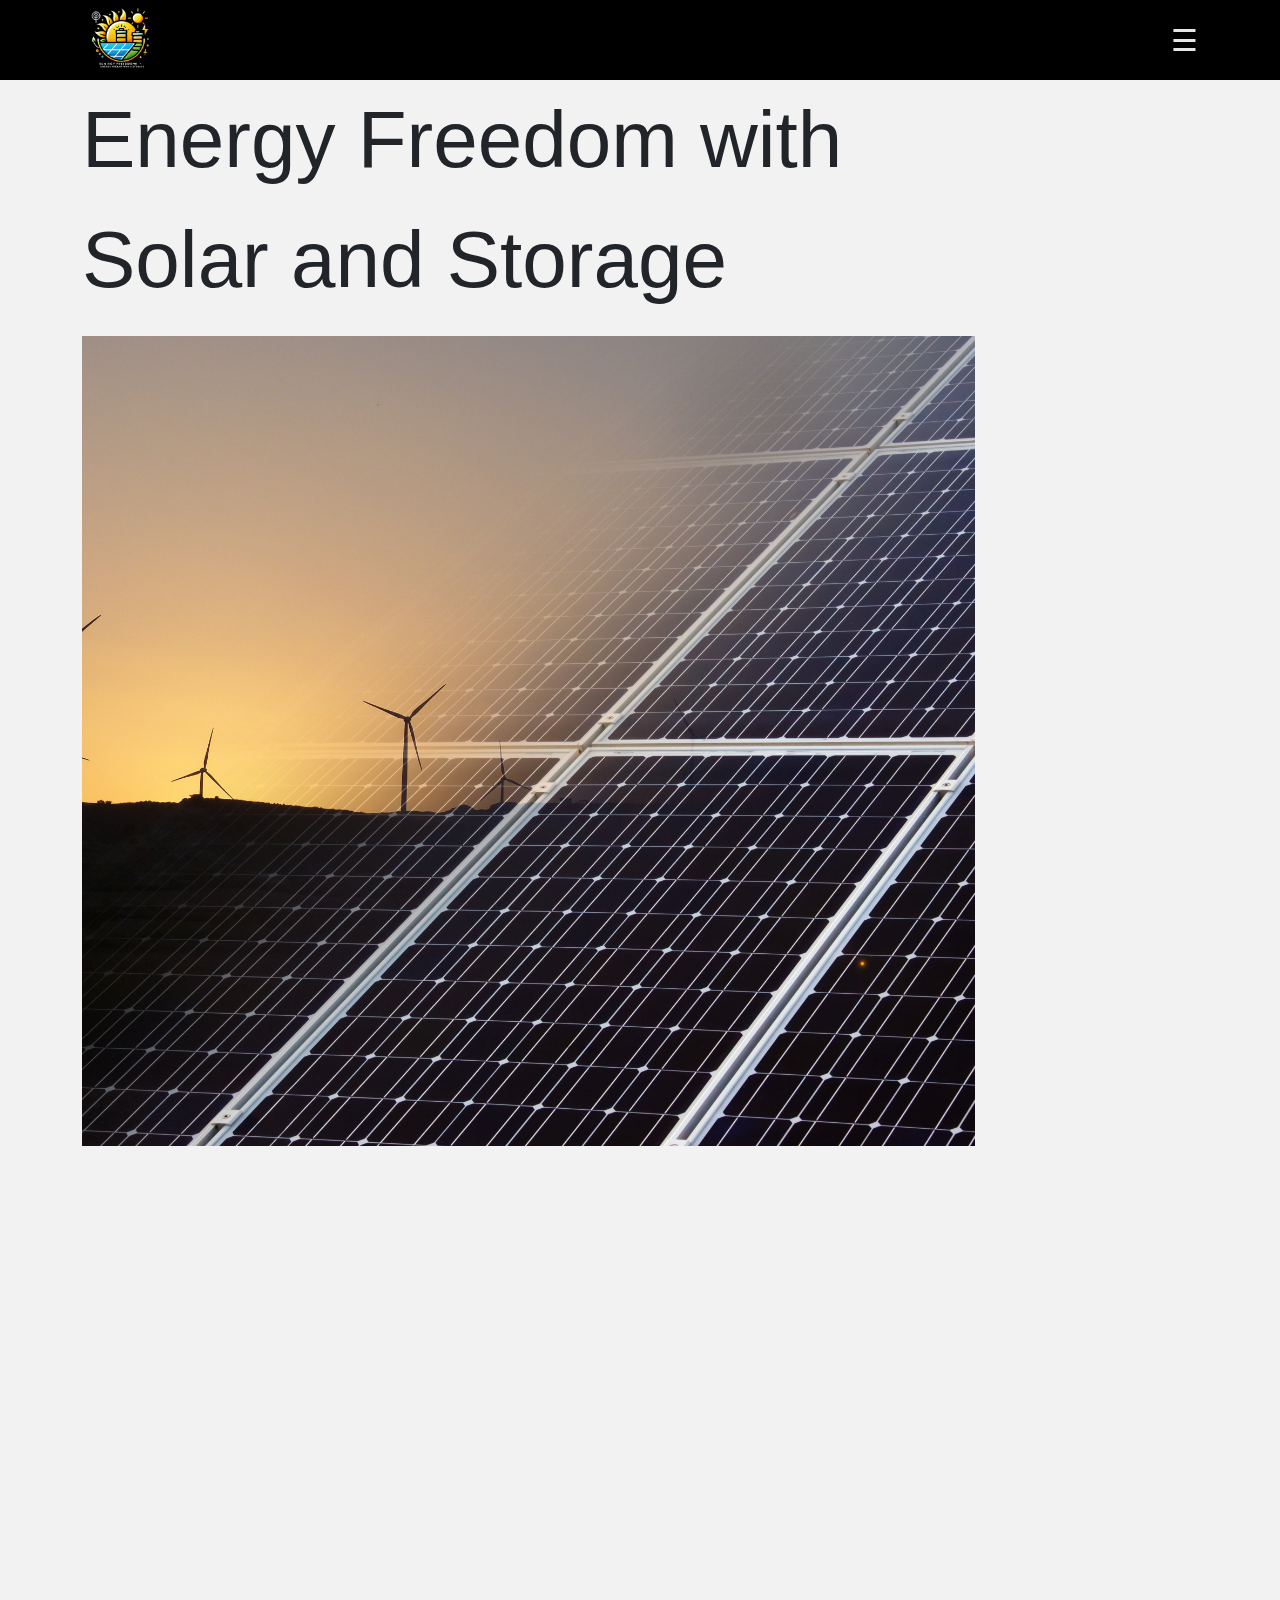
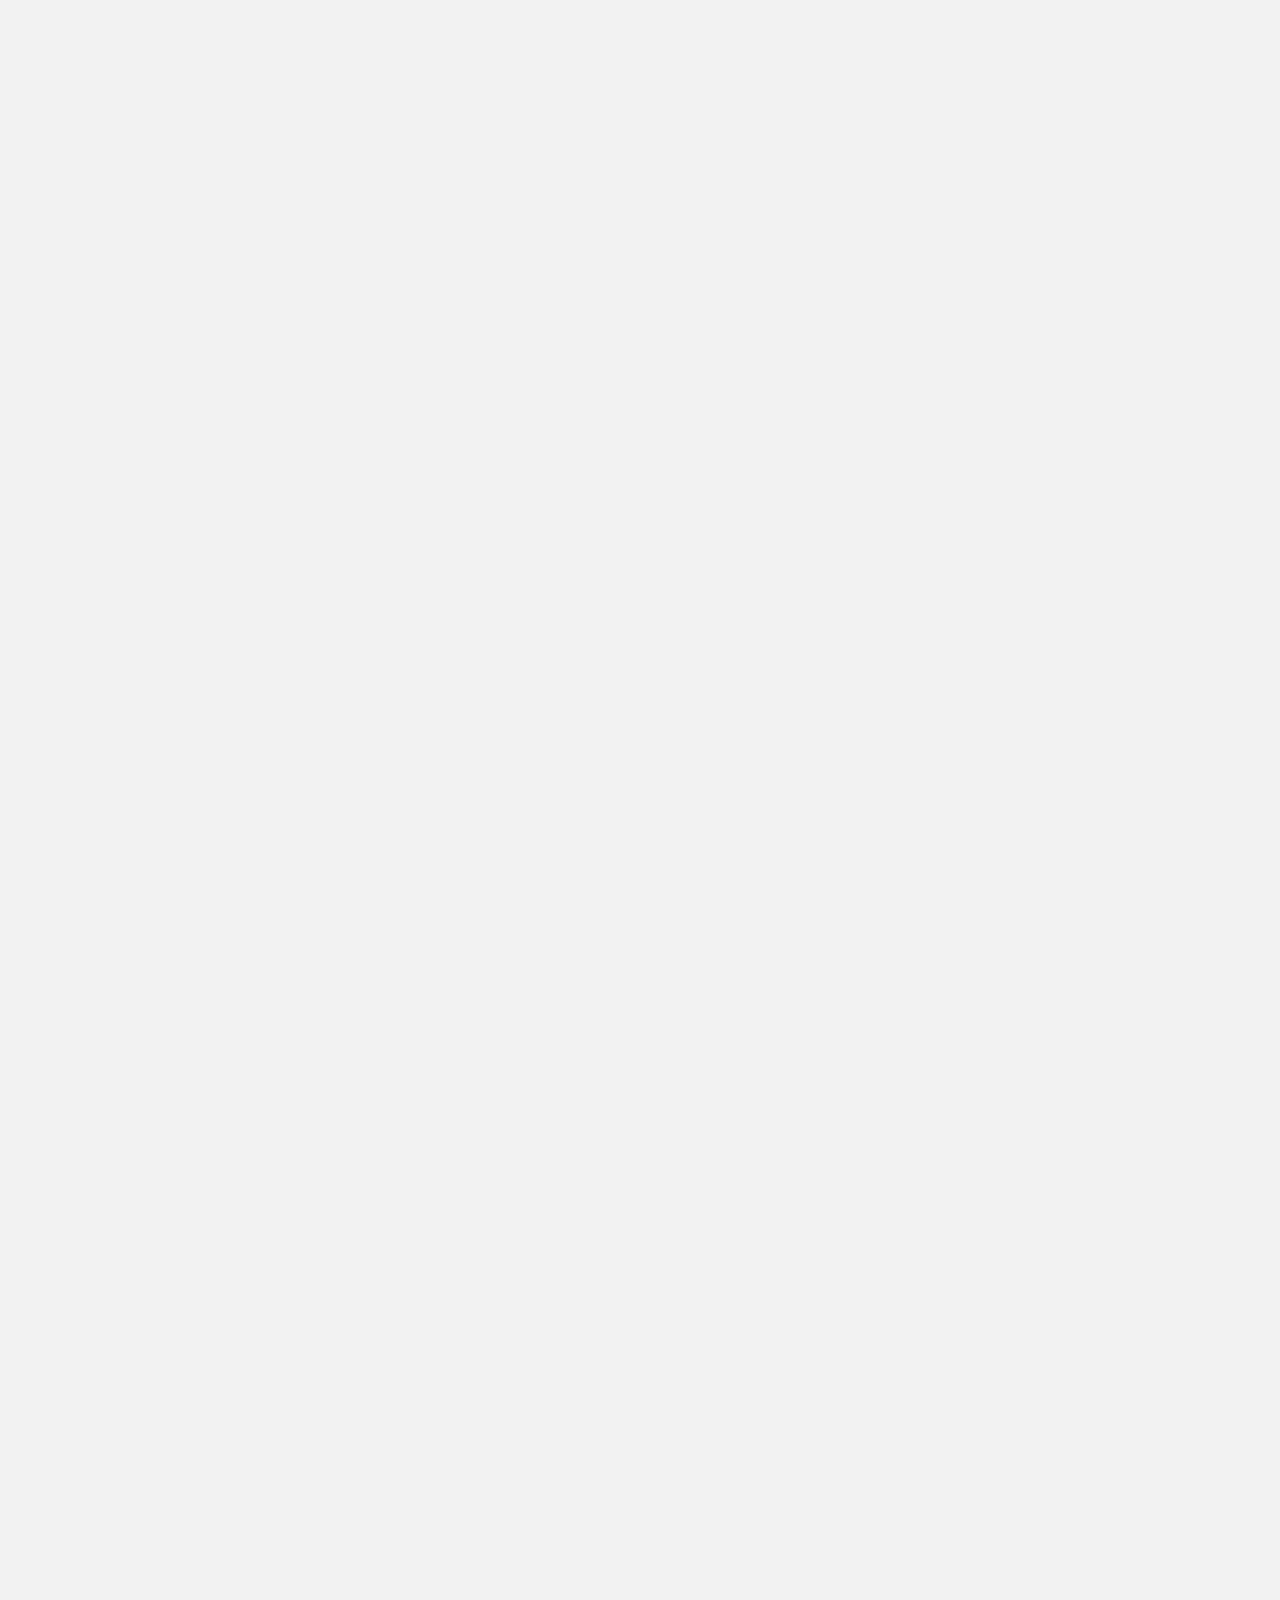
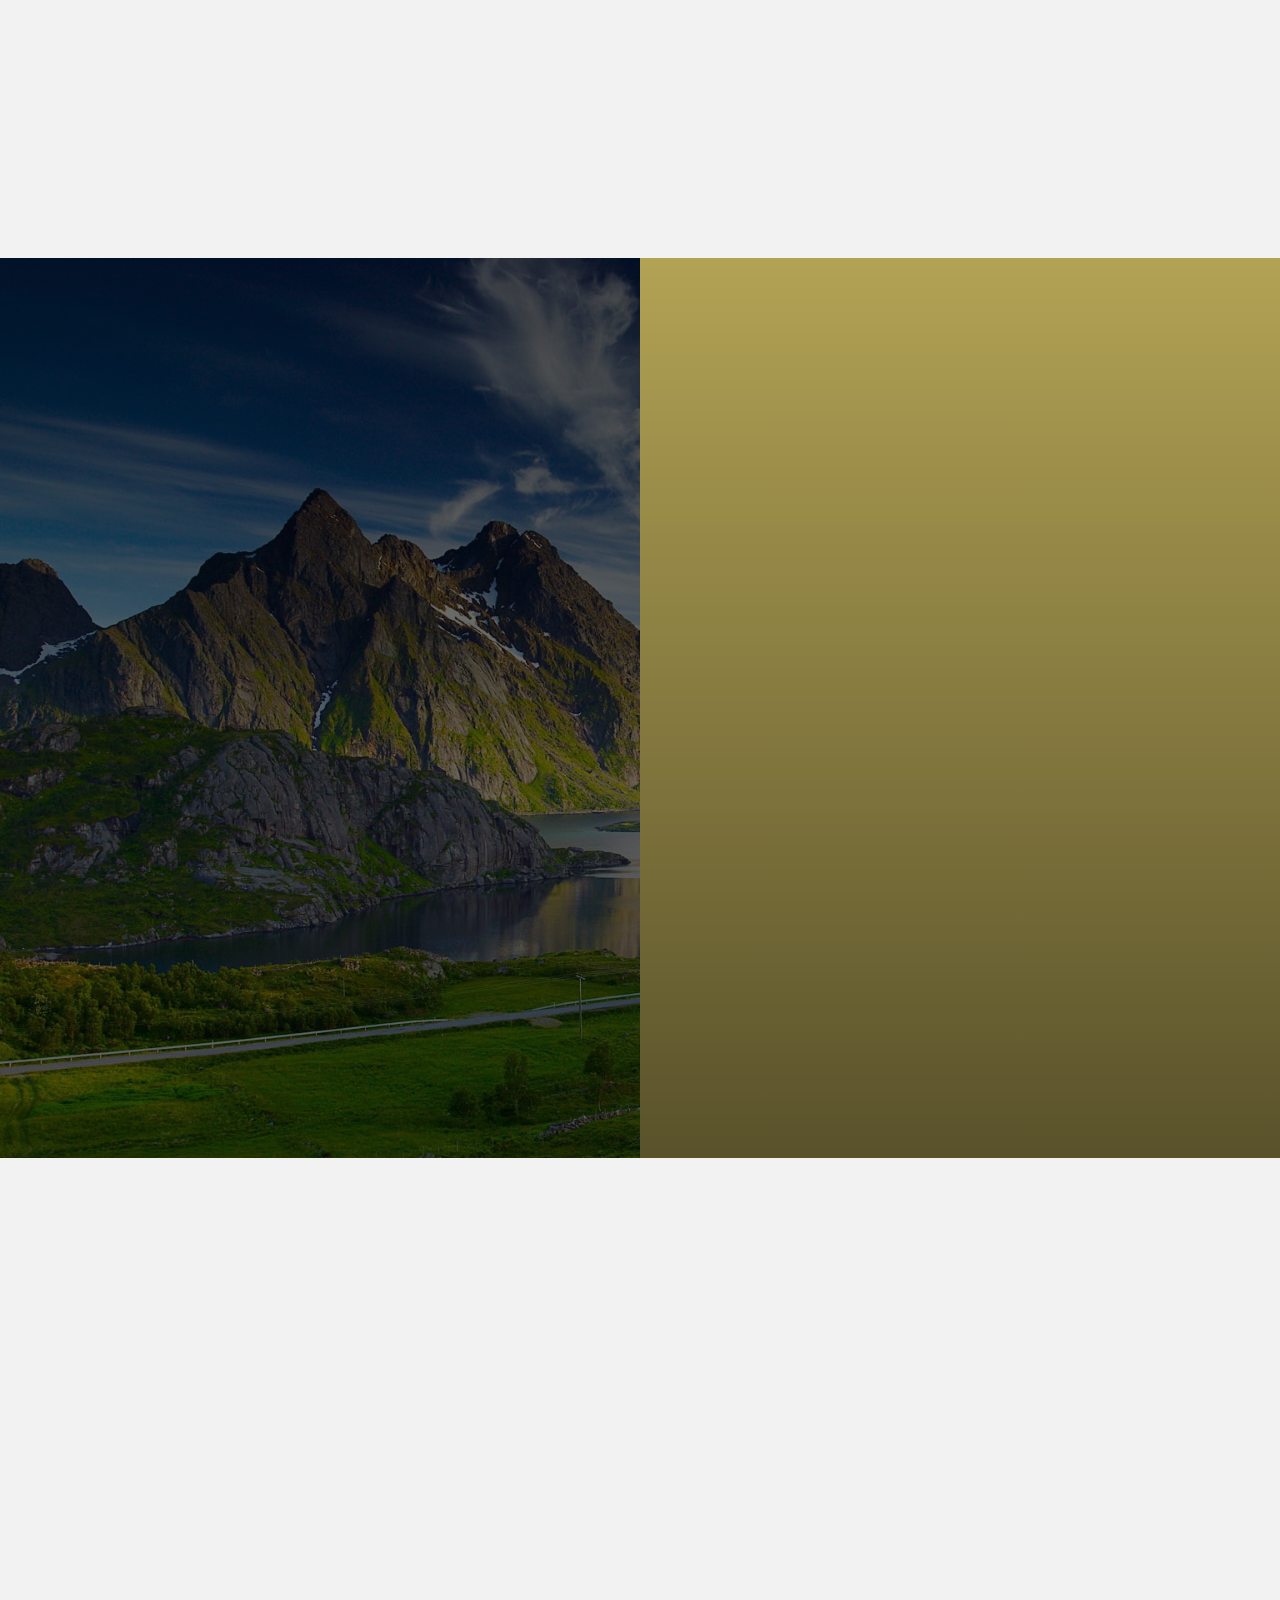
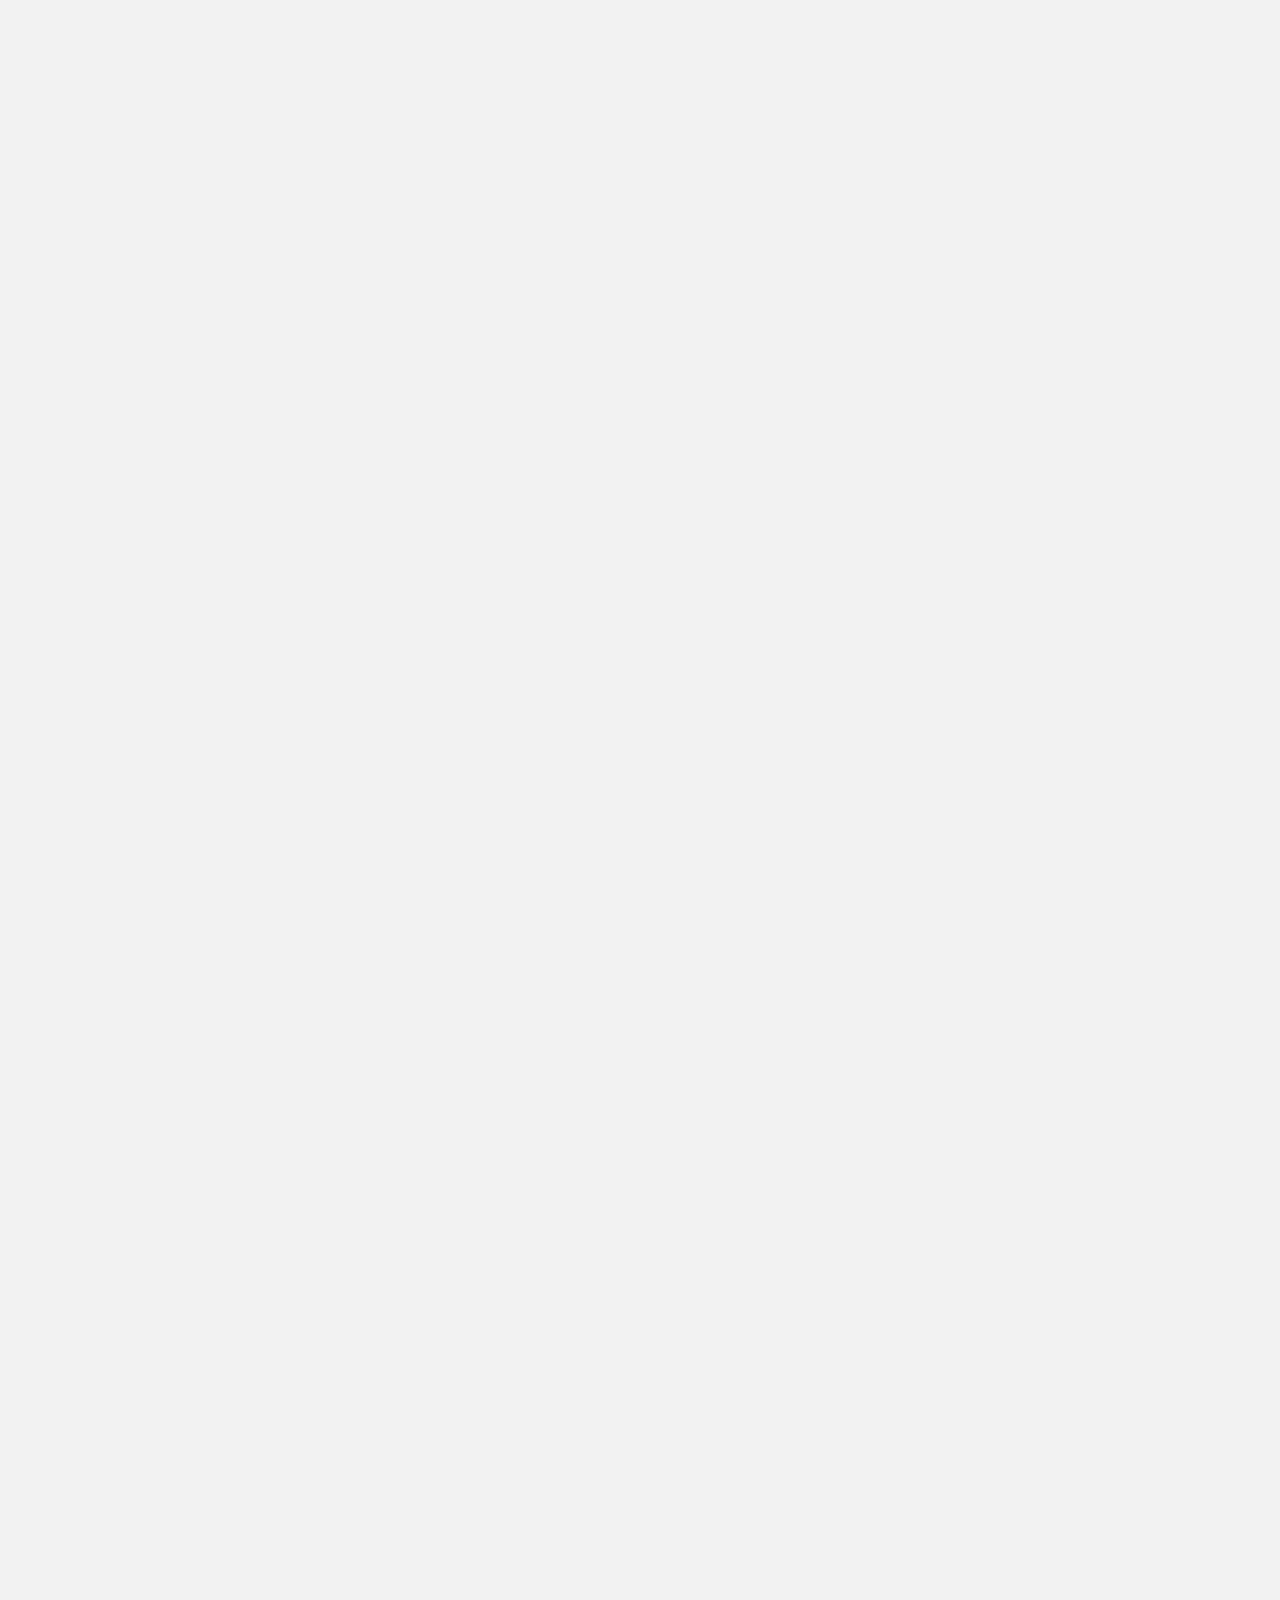
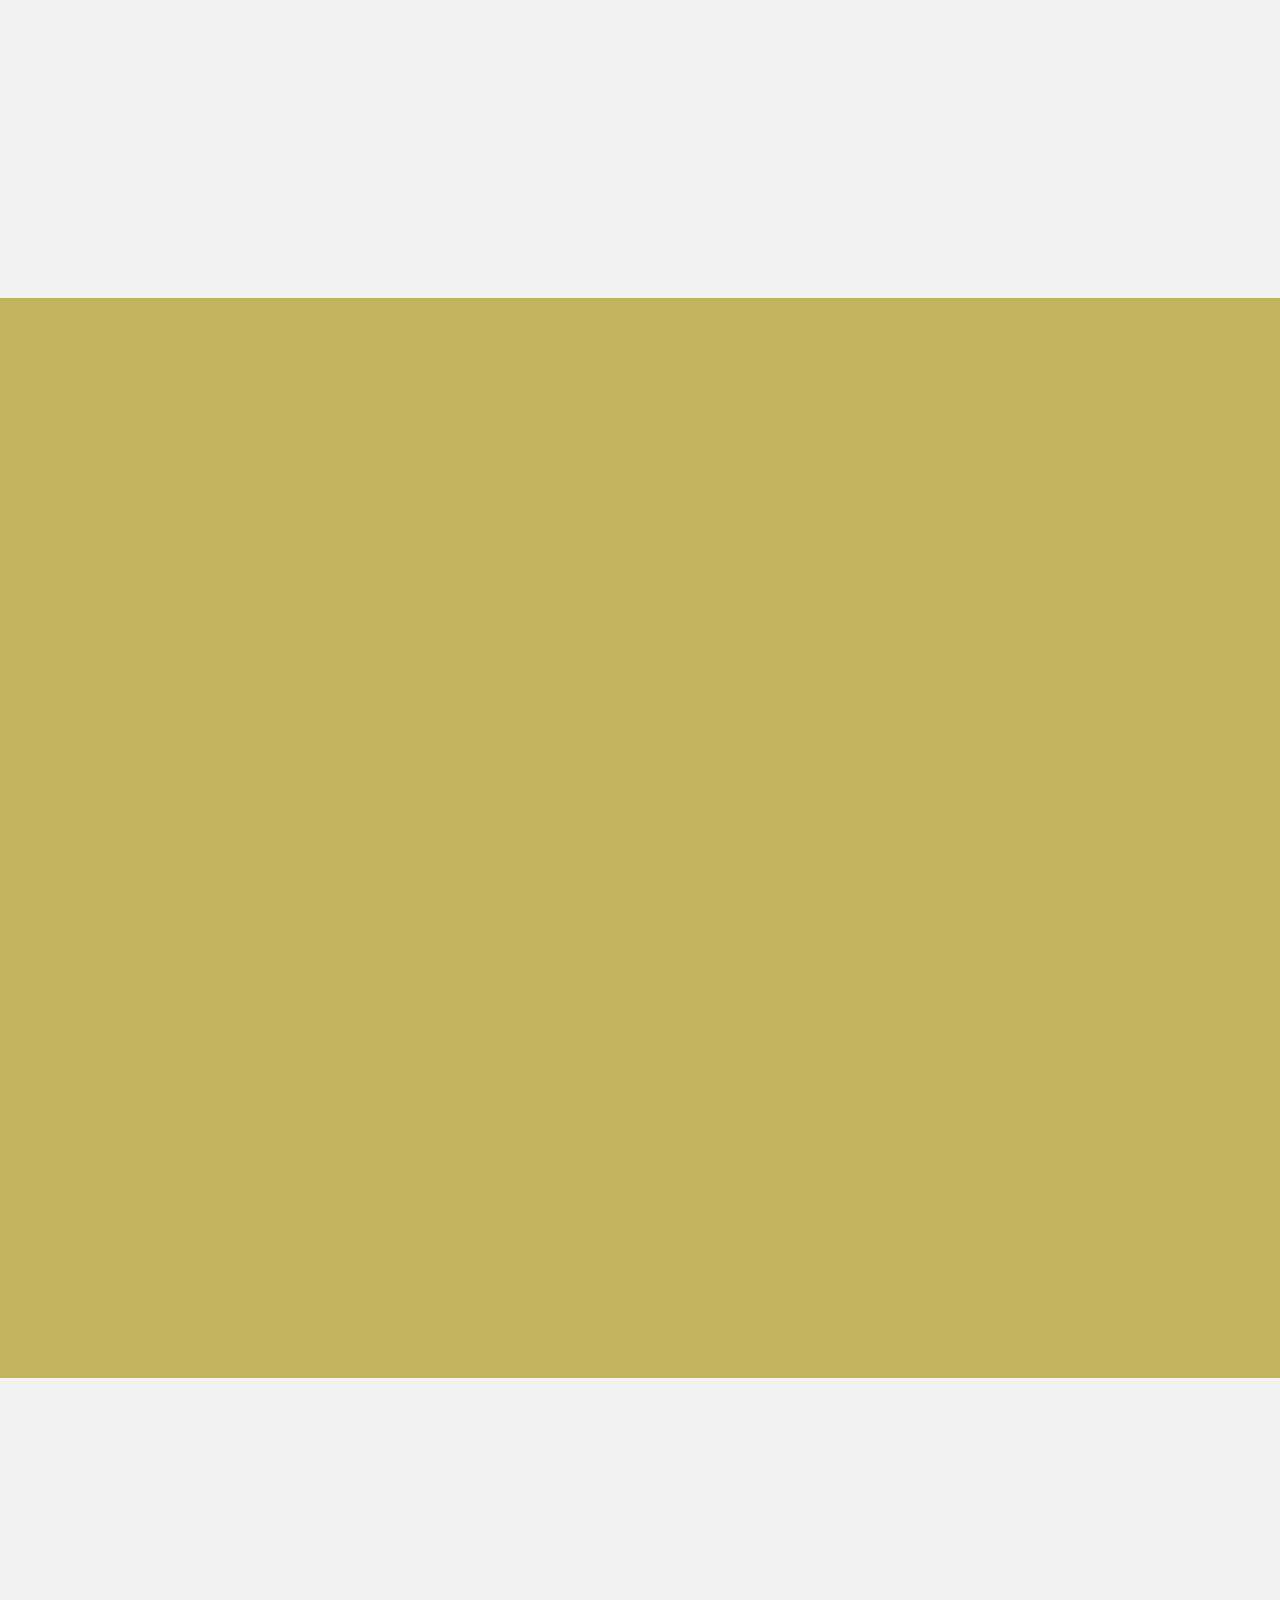
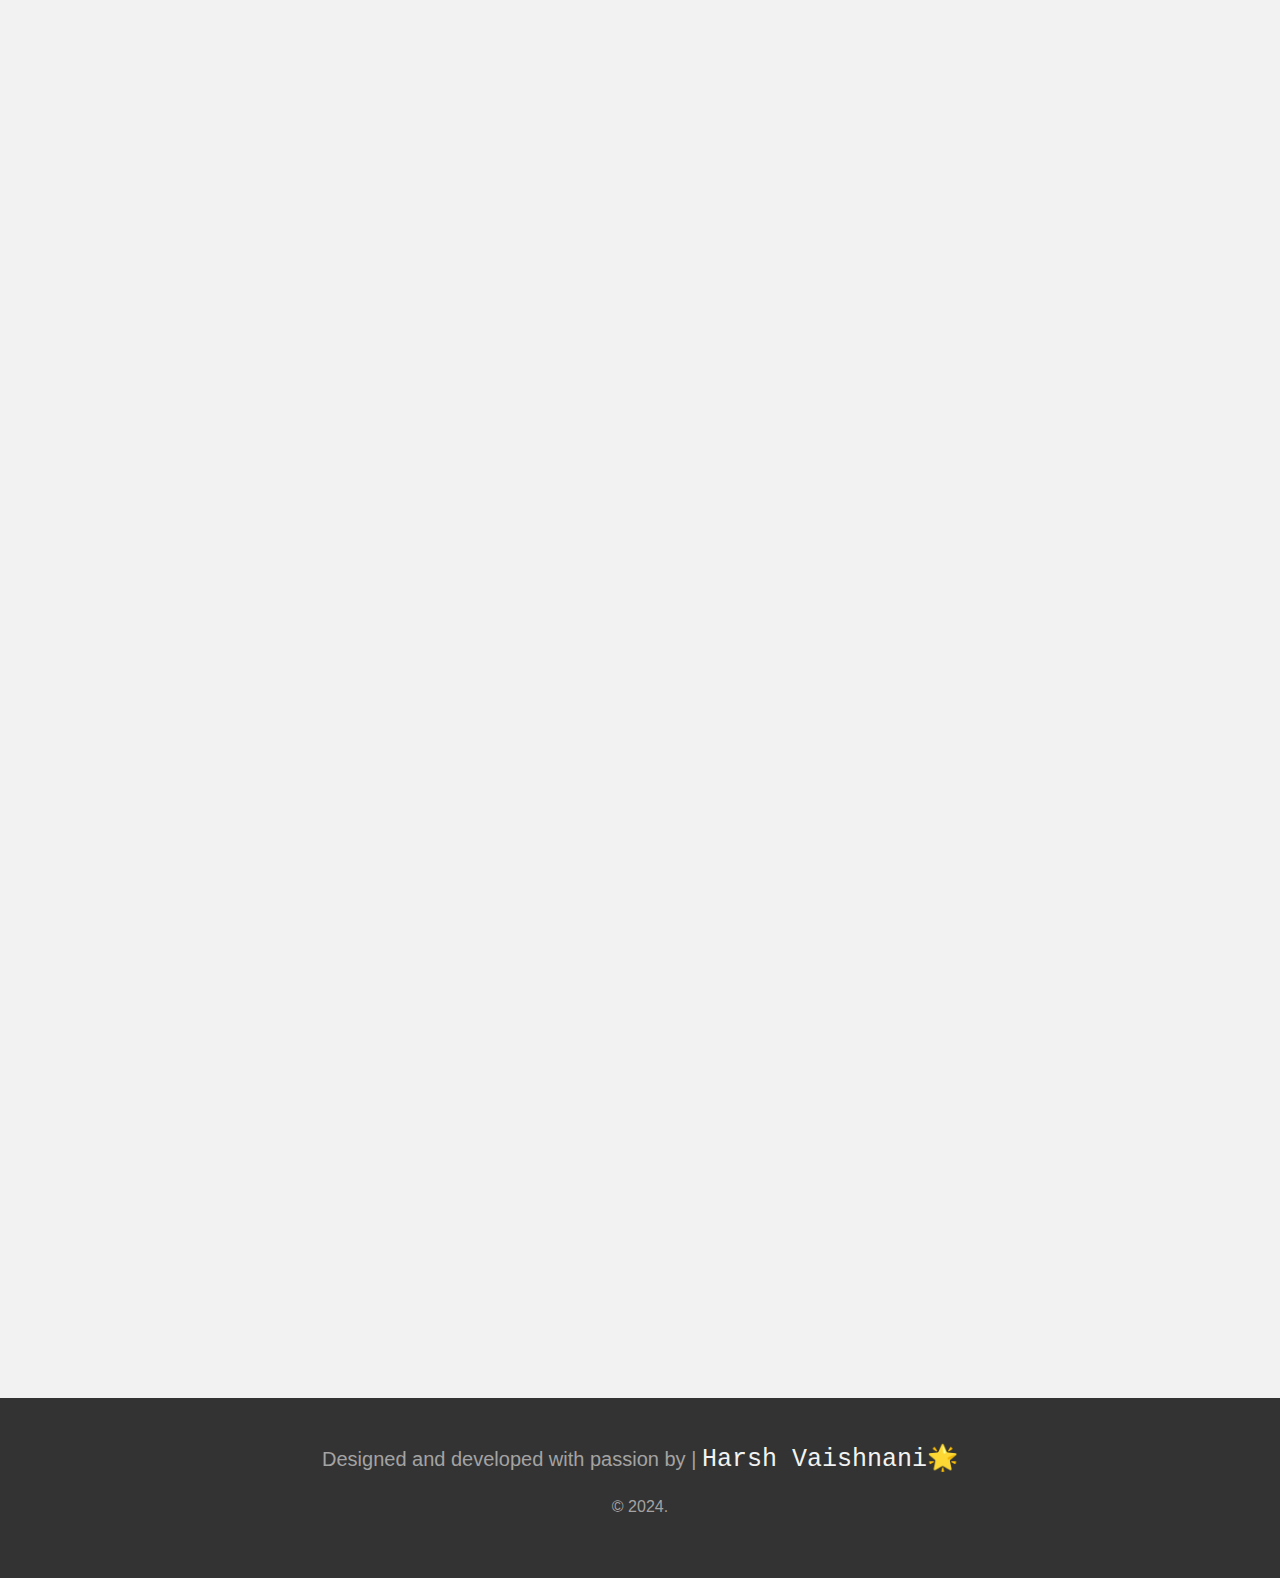
<file: Energy Freedom/index.html>
<!DOCTYPE html>
<html lang="en">

<head>
    <meta charset="UTF-8" />
    <meta name="viewport" content="width=device-width, initial-scale=1.0" />
    <title>Energy Freedom</title>
    <link rel="icon" type="image/x-icon" href="./Images/Logo.png" />
    <!-- Bootstrap CSS cdn Link -->
    <link href="https://cdn.jsdelivr.net/npm/bootstrap@5.3.3/dist/css/bootstrap.min.css" rel="stylesheet"
        integrity="sha384-QWTKZyjpPEjISv5WaRU9OFeRpok6YctnYmDr5pNlyT2bRjXh0JMhjY6hW+ALEwIH" crossorigin="anonymous" />
    <!-- External CSS Link -->
    <link rel="stylesheet" href="./CSS/index.css" />
    <link rel="stylesheet" href="./CSS/MediaQuery.css">
    <!-- Animation css link -->
    <link href="https://unpkg.com/aos@2.3.1/dist/aos.css" rel="stylesheet">

    <link rel="stylesheet" href="https://cdnjs.cloudflare.com/ajax/libs/animate.css/4.1.1/animate.min.css" />
</head>

<body>

    <header class="position-fixed w-100 overflow-hidden">
        <nav>
            <div class="header d-flex container justify-content-between">
                <div>
                    <img src="./Images/Logo.png" alt="" class="logo" />
                </div>
                <div class="main-offcanvas align-items-center d-grid">
                    <button type="button" data-bs-toggle="offcanvas" data-bs-target="#staticBackdrop"
                        aria-controls="staticBackdrop" fdprocessedid="izf72b">
                        ☰
                    </button>
                    <div class="offcanvas offcanvas-start canvas-bg-color" data-bs-backdrop="static" tabindex="-1"
                        id="staticBackdrop" aria-labelledby="staticBackdropLabel">
                        <div class="offcanvas-header">
                            <button type="button" class="btn-close canvas-cross" data-bs-dismiss="offcanvas"
                                aria-label="Close" fdprocessedid="8vcmz7"></button>
                        </div>
                        <div class="offcanvas-body">
                            <ul class="nav-ul p-0">
                                <li> <a href="">Home</a> </li>
                                <li> <a href="">Our Team</a> </li>
                                <li> <a href="">Our Projects</a> </li>
                                <li> <a href="">Landing</a> </li>
                            </ul>
                        </div>
                    </div>
                </div>
            </div>
        </nav>
    </header>
    <main>
        <!-- Hero-Section Start -->

        <section class="container hero-section overflow-hidden">
            <div class="main-headline " data-aos="fade-left" data-aos-duration="1500">
                <p>Energy Freedom with <br> Solar and Storage</p>
            </div>
            <div class="position-relative">
                <div class="hero" data-aos="fade-right" data-aos-duration="1500">
                    <img src="./Images/Hero-Img.jpg" alt="" width="70%" class="hero-img">
                </div>
                <div class="advantages">
                    <div class="position-absolute d-flex w-100 justify-content-end child-advantages"
                        data-aos="fade-down-left" data-aos-duration="1500">
                        <div class="advantages-card me-3" data-aos="flip-right" data-aos-duration="1500">
                            <div class="child-advantages-card m-auto">
                                <img src="./Images/Advantages-card-1.png" alt="" width="56px" height="56px">
                            </div>
                            <h5>Inverter <br> inspection</h5>
                        </div>
                        <div class="advantages-card me-3 ms-2" data-aos="flip-left" data-aos-duration="1500">
                            <div class="child-advantages-card m-auto">
                                <img src="./Images/Advantages-card-2.png" alt="" width="56px" height="56px">
                            </div>
                            <h5>Complete <br> Diagnostics</h5>
                        </div>
                        <div class="advantages-card me-3 ms-2" data-aos="flip-right" data-aos-duration="1500">
                            <div class="child-advantages-card m-auto">
                                <img src="./Images/advantages-card-3.png" alt="" width="56px" height="56px">
                            </div>
                            <h5>Expert Solar <br> Panel Repair</h5>
                        </div>
                        <div class="advantages-card ms-2" data-aos="flip-left" data-aos-duration="1500">
                            <div class="child-advantages-card m-auto">
                                <img src="./Images/advantages-card-4.png" alt="" width="56px" height="56px">
                            </div>
                            <h5>Updates & <br> Monitoring</h5>
                        </div>
                    </div>

                </div>
            </div>
        </section>
        <!-- Clean Energy Section Start -->
        <section class="clean-energy overflow-hidden">
            <div class="container d-flex position-relative">
                <div class="clean-first align-items-center d-grid position-absolute" data-aos="fade-right"
                    data-aos-duration="1500">
                    <h2 data-aos="fade-right" data-aos-duration="1500">Clean Energy</h2>
                    <p data-aos="fade-right" data-aos-duration="1500">Duis aute irure dolor in reprehenderit in
                        voluptate velit esse cillum dolore eu fugiat nulla
                        pariatur. Excepteur sint occaecat cupidatat non proident</p>
                    <div class="clean-btn m-auto" data-aos="fade-right" data-aos-duration="1500">
                        <a href="" class=" text-decoration-none">LEARN MORE</a>
                    </div>
                </div>
                <div class="clean-second position-absolute" data-aos="zoom-out-down" data-aos-duration="1500">
                    <img src="./Images/enery.jpg" alt="">
                </div>
                <div class="clean-third" data-aos="fade-right" data-aos-duration="1500">

                </div>
            </div>
        </section>
        <!-- ABC Energy Section Start -->
        <section class="container abc-energy align-items-center d-grid">
            <div class="d-flex justify-content-between text-center enengy-parent-card">
                <div class="blog-card" data-aos="fade-up" data-aos-duration="1500">
                    <h1 data-aos="fade-up" data-aos-duration="1500">A</h1>
                    <h4 class="mt-3" data-aos="fade-up" data-aos-duration="1500">Renewable Energy Source</h4>
                    <p class="mt-3 pb-3" data-aos="fade-up" data-aos-duration="1500">Renewable energy sources, such as
                        solar and wind, provide sustainable, clean
                        alternatives to fossil fuels, reducing environmental impact and promoting energy independence.
                    </p>
                    <a href="" class=" fw-bold  mt-5" data-aos="fade-up" data-aos-duration="1500">MORE</a>
                </div>
                <div class="blog-card blog-card-2" data-aos="fade-down" data-aos-duration="1500">
                    <h1 data-aos="fade-down" data-aos-duration="1500">B</h1>
                    <h4 class="mt-3" data-aos="fade-down" data-aos-duration="1500">Reduces Electricity Bills</h4>
                    <p class="mt-3 pb-3" data-aos="fade-down" data-aos-duration="1500">Using renewable energy sources
                        reduces electricity bills by harnessing free
                        natural resources, decreasing reliance on grid power, and lowering overall energy costs.</p>
                    <a href="" class=" fw-bold  mt-5" data-aos="fade-down" data-aos-duration="1500">MORE</a>
                </div>
                <div class="blog-card blog-card-3" data-aos="fade-up" data-aos-duration="1500">
                    <h1 data-aos="fade-up" data-aos-duration="1500">C</h1>
                    <h4 class="mt-3" data-aos="fade-up" data-aos-duration="1500">Diverse Applications</h4>
                    <p class="mt-3 pb-3" data-aos="fade-up" data-aos-duration="1500">Renewable energy has diverse
                        applications, including electricity generation,
                        heating, transportation, and powering various devices across residential and commercial sectors.
                    </p>
                    <a href="" class=" fw-bold  mt-5" data-aos="fade-up" data-aos-duration="1500">MORE</a>
                </div>
            </div>
        </section>
        <!-- Residential Energy Section Start -->

        <section class="residential align-items-center d-grid overflow-hidden">
            <div class="container">

                <div class="text-center pb-5 residential-h2 text-white">
                    <h2 data-aos="fade-down" data-aos-duration="1500">Residential Solar Incentives</h2>
                </div>
                <div class="d-flex pt-5 text-white justify-content-between parent-benifit">
                    <div class="benifit-div" data-aos="zoom-out-up" data-aos-duration="1500">
                        <h4 class="pb-3" data-aos="zoom-out-up" data-aos-duration="1500">Benefits</h4>
                        <p data-aos="zoom-out-up" data-aos-duration="1500">➻ Sem integer vitae justo</p>
                        <p data-aos="zoom-out-up" data-aos-duration="1500">➻ Eget magna fermentum iaculis</p>
                        <p data-aos="zoom-out-up" data-aos-duration="1500">➻ Erat pellentesque adipiscing</p>
                        <p data-aos="zoom-out-up" data-aos-duration="1500">➻ Commodo elit at imperdiet dui</p>
                        <p data-aos="zoom-out-up" data-aos-duration="1500">➻ Nec sagittis aliquam malesuada</p>
                    </div>
                    <div class="benifit-div benifit-div-2" data-aos="zoom-out-down" data-aos-duration="1500">
                        <h4 class="pb-3" data-aos="zoom-out-down" data-aos-duration="1500">Benefits</h4>
                        <p data-aos="zoom-out-down" data-aos-duration="1500">➻ Sem integer vitae justo</p>
                        <p data-aos="zoom-out-down" data-aos-duration="1500">➻ Eget magna fermentum iaculis</p>
                        <p data-aos="zoom-out-down" data-aos-duration="1500">➻ Erat pellentesque adipiscing</p>
                        <p data-aos="zoom-out-down" data-aos-duration="1500">➻ Commodo elit at imperdiet dui</p>
                        <p data-aos="zoom-out-down" data-aos-duration="1500">➻ Nec sagittis aliquam malesuada</p>
                    </div>
                    <div class="benifit-div  benifit-div-3" data-aos="zoom-out-up" data-aos-duration="1500">
                        <h4 class="pb-3" data-aos="zoom-out-up" data-aos-duration="1500">Benefits</h4>
                        <p data-aos="zoom-out-up" data-aos-duration="1500">➻ Sem integer vitae justo</p>
                        <p data-aos="zoom-out-up" data-aos-duration="1500">➻ Eget magna fermentum iaculis</p>
                        <p data-aos="zoom-out-up" data-aos-duration="1500">➻ Erat pellentesque adipiscing</p>
                        <p data-aos="zoom-out-up" data-aos-duration="1500">➻ Commodo elit at imperdiet dui</p>
                        <p data-aos="zoom-out-up" data-aos-duration="1500">➻ Nec sagittis aliquam malesuada</p>
                    </div>
                </div>
            </div>
        </section>
        <!-- Solar Panel Section Start -->

        <section class="solar-panel position-relative overflow-hidden">
            <div class="solar-panel-img " data-aos="fade-left" data-aos-duration="1500">
                <img src="./Images/SolarPanel.jpg" alt="" width="100%">
            </div>
            <div class="container p-0">
                <div class="about-solar-panel p-4 position-absolute" data-aos="fade-right" data-aos-duration="1500">
                    <h2 class="text-white" data-aos="fade-right" data-aos-duration="1500">How is solar panel <br> work?
                    </h2>
                    <p class="pt-4" data-aos="fade-right" data-aos-duration="1500">Sample text. Click to select the text
                        box. Click again or double click to start
                        editing the text.</p>
                    <div class="solar-panel-btn mt-5 p-3 rounded-5 m-auto" data-aos="fade-right"
                        data-aos-duration="1500">
                        <a href="" class=" text-decoration-none">LEARN MORE</a>
                    </div>
                </div>
            </div>
        </section>

        <!-- About Us Section Start -->
        <section class="about-us ">
            <div class="container d-flex justify-content-between align-items-center d-grid">
                <div class="about-content">
                    <p data-aos="fade-down" data-aos-duration="1500">Duis aute irure dolor in reprehenderit in voluptate
                        velit esse cillum dolore eu fugiat nulla
                        pariatur. Excepteur sint occaecat cupidatat non proident, sunt in culpa qui officia deserunt
                        mollit anim id est laborum. </p>
                    <div class="d-flex justify-content-between text-center mt-5 ">
                        <div class="child-about" data-aos="fade-up-right" data-aos-duration="1500">
                            <h2 class="mb-3" data-aos="fade-up-right" data-aos-duration="1500"><span class="counter"
                                    data-num="33"></span>％</h2>
                            <p data-aos="fade-up-right" data-aos-duration="1500">Sample text. Click to select the text
                                box. Click again or double click to start editing
                                the text.</p>
                        </div>
                        <div class="child-about" data-aos="fade-up" data-aos-duration="1500">
                            <h2 class="mb-3" data-aos="fade-up" data-aos-duration="1500"><span class="counter"
                                    data-num="74"></span>％</h2>
                            <p data-aos="fade-up" data-aos-duration="1500">Sample text. Click to select the text box.
                                Click again or double click to start editing
                                the text.</p>
                        </div>
                        <div class="child-about" data-aos="fade-up-right" data-aos-duration="1500">
                            <h2 class="mb-3" data-aos="fade-up-right" data-aos-duration="1500"><span class="counter"
                                    data-num="99"></span>％</h2>
                            <p data-aos="fade-up-right" data-aos-duration="1500">Sample text. Click to select the text
                                box. Click again or double click to start editing
                                the text.</p>
                        </div>
                    </div>
                </div>
                <div class="about-contect-2 p-5 align-items-center d-grid" data-aos="flip-left"
                    data-aos-duration="1000">
                    <p class="fs-2 text-white fw-bold" data-aos="fade-down" data-aos="flip-left"
                        data-aos-duration="1500">about us</p>
                    <p class="fs-5" data-aos="fade-up" data-aos="flip-left" data-aos-duration="1500">Solar power is a
                        clean and renewable energy source that produces no harmful
                        emissions once installed.</p>
                    <p class="fs-5" data-aos="fade-up" data-aos="flip-left" data-aos-duration="1500">It significantly
                        reduces the reliance on fossil fuels, which are major contributors
                        to greenhouse gas emissions.</p>
                    <p class="fs-5" data-aos="fade-up" data-aos="flip-left" data-aos-duration="1500">By harnessing the
                        sun's energy, solar power helps mitigate climate change and
                        promotes a sustainable environment.</p>
                    <p class="fs-5" data-aos="fade-up" data-aos="flip-left" data-aos-duration="1500">Once installed,
                        solar panels require minimal maintenance and create energy without
                        emitting any carbon dioxide.</p>
                    <p class="fs-5" data-aos="fade-up" data-aos="flip-left" data-aos-duration="1500">Solar energy
                        reduces the overall carbon footprint, helping to combat global warming
                        and preserve natural ecosystems.</p>

                </div>
            </div>
        </section>

        <!-- Team Section Start -->
        <section class="team overflow-hidden">
            <div class=" parent-card position-relative">
                <div class="container">

                    <div class="container team-contect ">
                        <h2 class="text-center text-white" data-aos="fade-right" data-aos-duration="1500">Do you need
                            professionals for <br> your next construction
                            project?
                        </h2>
                        <div class="text-center team-btn rounded-5 m-auto " data-aos="zoom-in" data-aos-duration="1500">
                            <a href="" class="text-decoration-none">CONTACT US</a>
                        </div>
                        <p class="text-white text-center align-items-center d-grid " data-aos="fade-left"
                            data-aos-duration="1500">
                            Meet The Team <br>
                            Our Professionals</p>
                    </div>
                    <div class="team-card  container d-flex justify-content-between position-absolute ">
                        <div class="card-1 text-center py-3 align-items-center d-grid" data-aos="flip-up"
                            data-aos-duration="1500">
                            <img src="./Images/team-1.jpeg" alt="" class="m-auto" data-aos="fade-right"
                                data-aos-duration="1500">
                            <h3 data-aos="fade-right" data-aos-duration="1500">MARY BROWN</h3>
                            <h5 data-aos="fade-right" data-aos-duration="1500">creative leader</h5>
                            <p class="px-3" data-aos="fade-right" data-aos-duration="1500">Glavi amet ritnisl libero
                                molestie ante ut fringilla purus eros quis glavrid
                                from
                                dolor amet
                                iquam lorem bibendum</p>
                            <div class="d-flex justify-content-around">
                                <a href=""><img src="./Images/facebook_6422199.png" alt="" class="team-icon"></a>
                                <a href=""><img src="./Images/social_10091904.png" alt="" class="team-icon"></a>
                                <a href=""><img src="./Images/instagram_717392.png" alt="" class="team-icon"></a>
                                <a href=""><img src="./Images/linkedin.png" alt="" class="team-icon"></a>
                            </div>
                        </div>
                        <div class="card-1 text-center py-3 align-items-center d-grid" data-aos="flip-down"
                            data-aos-duration="1500">
                            <img src="./Images/team-2.jpeg" alt="" class="m-auto" data-aos="fade-down"
                                data-aos-duration="1500">
                            <h3 data-aos="fade-down" data-aos-duration="1500">BOB GREENFIELD</h3>
                            <h5 data-aos="fade-down" data-aos-duration="1500">programming guru</h5>
                            <p class="px-3" data-aos="fade-down" data-aos-duration="1500">Glavi amet ritnisl libero
                                molestie ante ut fringilla purus eros quis glavrid
                                from
                                dolor amet
                                iquam lorem bibendum</p>
                            <div class="d-flex justify-content-around">
                                <a href=""><img src="./Images/facebook_6422199.png" alt="" class="team-icon"></a>
                                <a href=""><img src="./Images/social_10091904.png" alt="" class="team-icon"></a>
                                <a href=""><img src="./Images/instagram_717392.png" alt="" class="team-icon"></a>
                                <a href=""><img src="./Images/linkedin.png" alt="" class="team-icon"></a>
                            </div>
                        </div>
                        <div class="card-1 text-center py-3 align-items-center d-grid" data-aos="flip-up"
                            data-aos-duration="1500">
                            <img src="./Images/team-3.jpg" alt="" class="m-auto" data-aos="fade-left"
                                data-aos-duration="1500">
                            <h3 data-aos="fade-left" data-aos-duration="1500">ANN RICHMOND</h3>
                            <h5 data-aos="fade-left" data-aos-duration="1500">creative leader</h5>
                            <p class="px-3" data-aos="fade-left" data-aos-duration="1500">Glavi amet ritnisl libero
                                molestie ante ut fringilla purus eros quis glavrid
                                from
                                dolor amet
                                iquam lorem bibendum</p>
                            <div class="d-flex justify-content-around">
                                <a href=""><img src="./Images/facebook_6422199.png" alt="" class="team-icon"></a>
                                <a href=""><img src="./Images/social_10091904.png" alt="" class="team-icon"></a>
                                <a href=""><img src="./Images/instagram_717392.png" alt="" class="team-icon"></a>
                                <a href=""><img src="./Images/linkedin.png" alt="" class="team-icon"></a>
                            </div>
                        </div>
                    </div>
                </div>
            </div>

        </section>

        <!-- Contact Us Section Start -->

        <section class="contactus overflow-hidden">
            <div class="container d-flex">
                <div class="contactus-1" data-aos="fade-right" data-aos-offset="300" data-aos-easing="ease-in-sine"
                    data-aos-duration="1000">
                    <img src="./Images/about-img.jpg" alt="" class="about-img">
                </div>
                <div class="contactus-2 " data-aos="fade-left" data-aos-offset="300" data-aos-easing="ease-in-sine"
                    data-aos-duration="1000">
                    <h2 class="text-center">Contact Us</h2>
                    <div class="px-5">
                        <form action="">
                            <label for="" class="mb-2 pt-4" data-aos="fade-right" data-aos-duration="1500">Name</label>
                            <br>
                            <input type="name" data-aos="fade-right" data-aos-duration="1500" required
                                placeholder="Enter your Name" class="w-100 mb-3 border-0 py-2 ps-3"> <br>
                            <label for="" data-aos="fade-right" data-aos-duration="1500" class="mb-2">Email</label> <br>
                            <input type="name" data-aos="fade-right" data-aos-duration="1500" required
                                placeholder="Enter your Email" class="w-100 mb-3 border-0 py-2 ps-3"> <br>
                            <label for="" data-aos="fade-right" data-aos-duration="1500" class="mb-2">Message</label>
                            <br>
                            <textarea name="" data-aos="fade-right" data-aos-duration="1500" id="" rows="8"
                                class="w-100 mb-3 border-0 py-2 ps-3"></textarea>
                            <div class="mb-5" data-aos="fade-right" data-aos-duration="1500">
                                <input type="checkbox" required><span class="ps-2">I accept the <span
                                        style="color: #c4b35d;"> Terms of Service </span> </span>
                            </div>
                            <div class="form-btn rounded-5 text-center " data-aos="fade-right" data-aos-duration="1500">
                                <button type="submit" class="border-0 bg-transparent sub-btn w-100">SUBMIT</button>
                            </div>
                        </form>
                    </div>
                </div>
            </div>
        </section>
    </main>

    <footer class="footer align-items-center d-grid overflow-hidden">
        <div class="container ">
            <p class="text-center fs-5 ftr-p2">Designed and developed with passion by | <span class="ftr-spn"> Harsh
                    Vaishnani<span class="heart">🌟</span> </span>
            </p>
            <p class="text-center fs-6 ftr-p2">&copy; 2024.
            </p>
        </div>
        <!-- <h1 class="animate__animated animate__lightSpeedInRight text-white container">An animated element</h1> -->
    </footer>
</body>

</html>
<!-- Bootstrap JS cdn Link -->
<script src="https://cdn.jsdelivr.net/npm/bootstrap@5.3.3/dist/js/bootstrap.bundle.min.js"
    integrity="sha384-YvpcrYf0tY3lHB60NNkmXc5s9fDVZLESaAA55NDzOxhy9GkcIdslK1eN7N6jIeHz" crossorigin="anonymous">
    </script>
<script src="https://cdnjs.cloudflare.com/ajax/libs/jquery/3.5.1/jquery.min.js"></script>
<script src="./javaScript/counter.js"></script>


<script src="https://unpkg.com/aos@2.3.1/dist/aos.js"></script>
<script>
    AOS.init({
        once: true,
    });

</script>
</file>
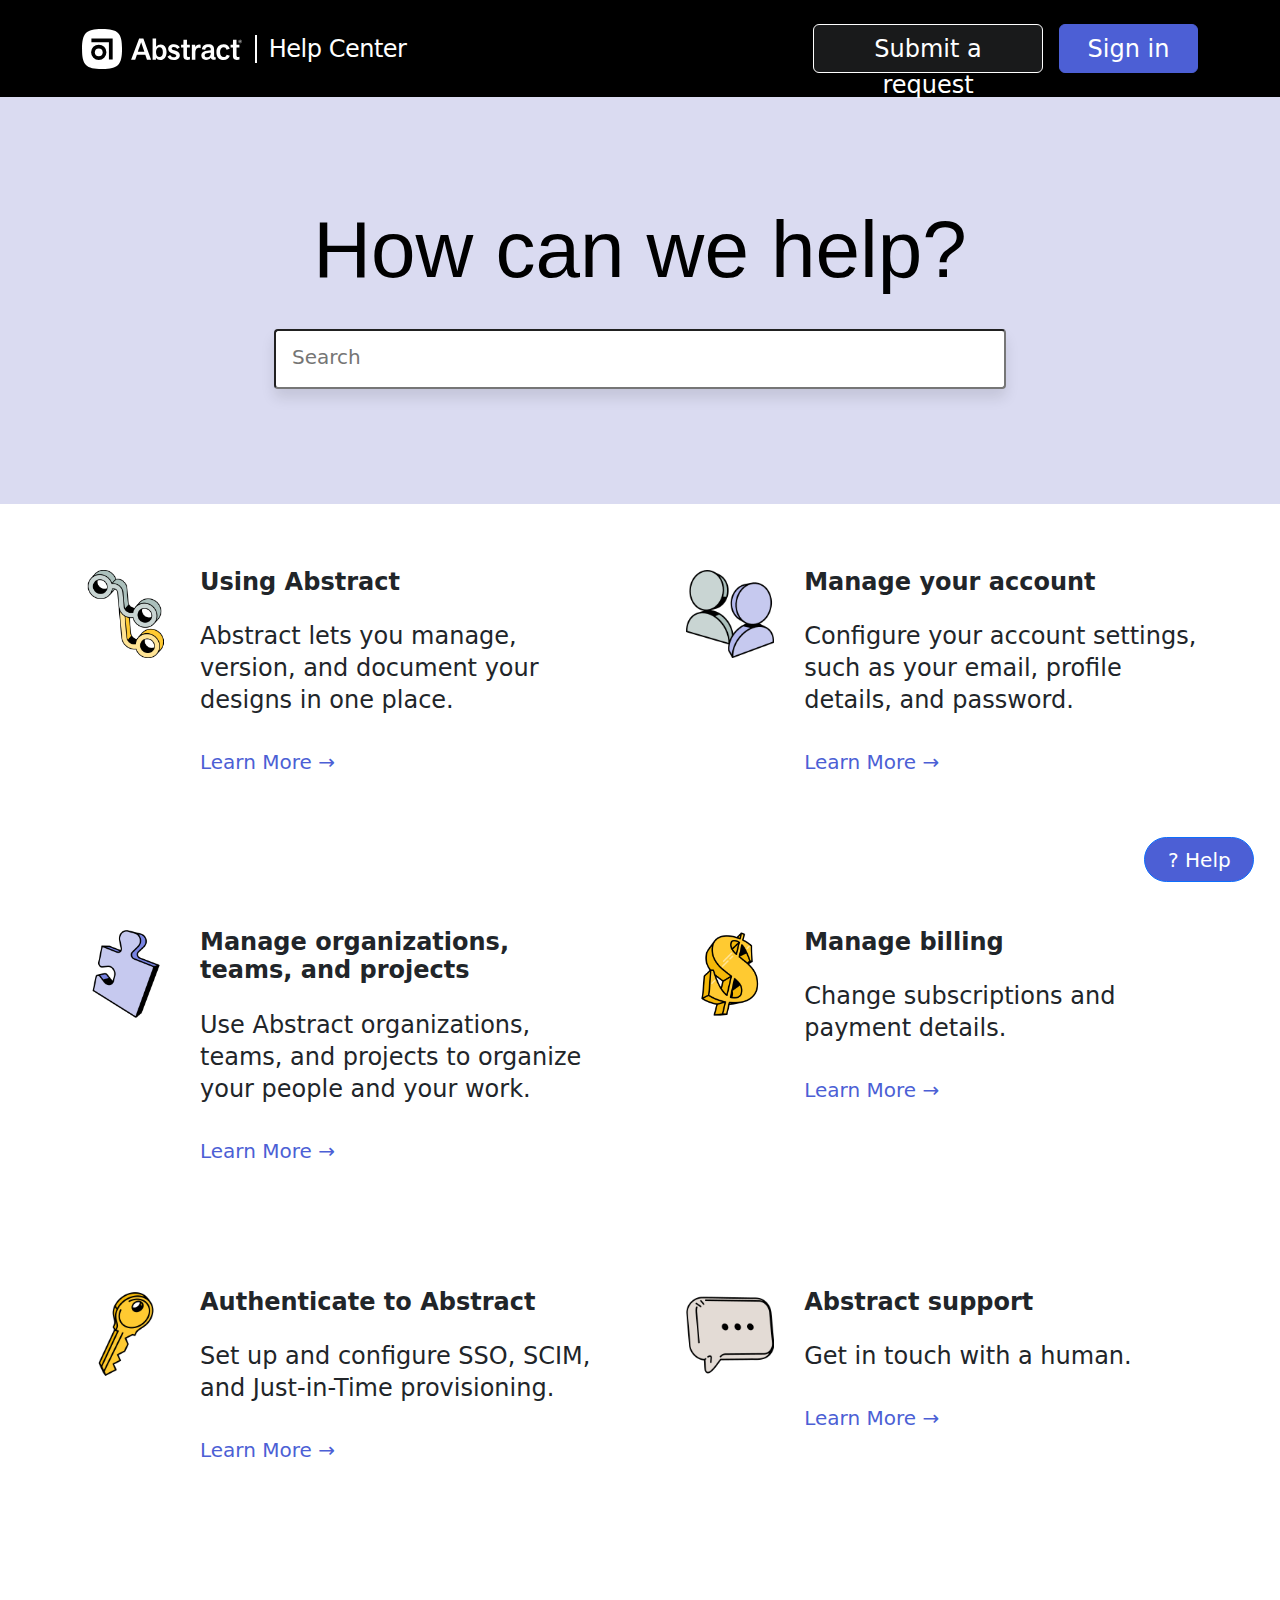
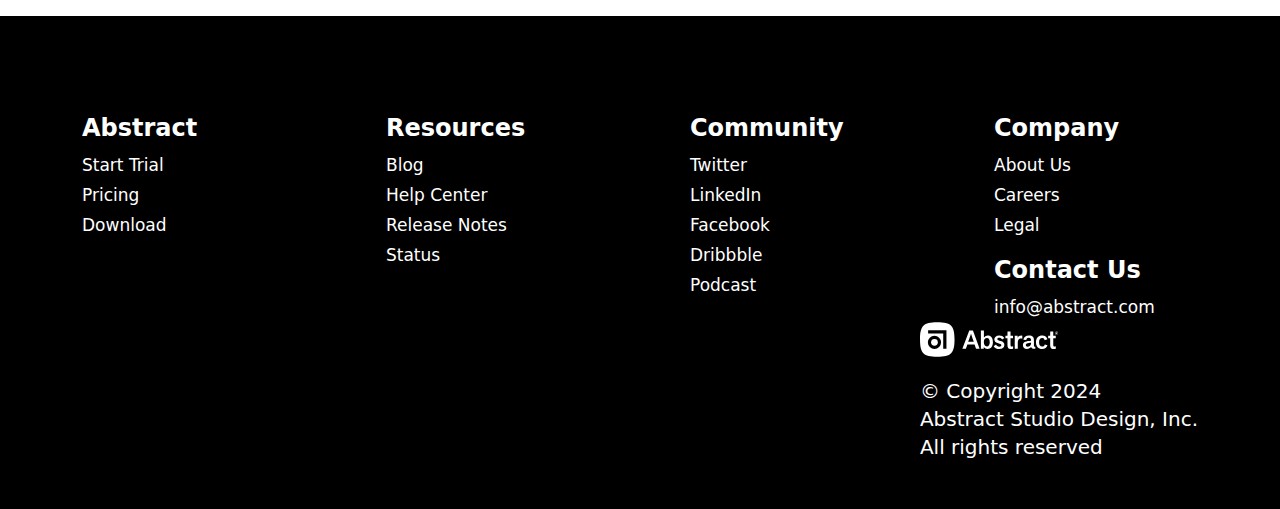
<file: GFuture/index.html>
<!DOCTYPE html>
<html lang="en">

<head>
    <meta charset="UTF-8">
    <meta name="viewport" content="width=device-width, initial-scale=1.0">
    <title>Abstract</title>
    <!-- Fav-Icon Link -->
    <link rel="icon" type="image/x-icon" href="">
    <!-- Bootstrap CSS File -->
    <link href="https://cdn.jsdelivr.net/npm/bootstrap@5.3.3/dist/css/bootstrap.min.css" rel="stylesheet"
        integrity="sha384-QWTKZyjpPEjISv5WaRU9OFeRpok6YctnYmDr5pNlyT2bRjXh0JMhjY6hW+ALEwIH" crossorigin="anonymous">
    <!-- External CSS File -->
    <link rel="stylesheet" href="./css-file/index.css">
    <!-- Media Query CSS File -->
    <link rel="stylesheet" href="./css-file/MediaQuery.css">
</head>

<body>
    <!-- Header Section Start -->


    <nav class="navbar navbar-expand-lg">
        <div class="container">
            <div class="d-flex align-items-center">
                <img src="./Images/logo.svg" alt="" class="logo">
                <div>
                    <a href="" class="help">Help Center</a>
                </div>

            </div>
            <button class="navbar-toggler" type="button" data-bs-toggle="collapse"
                data-bs-target="#navbarSupportedContent" aria-controls="navbarSupportedContent" aria-expanded="false"
                aria-label="Toggle navigation">
                <span class="navbar-toggler-icon" style="    background-color: white;
    border-radius: 5px;"></span>
            </button>
            <div class="collapse navbar-collapse" id="navbarSupportedContent">
                <ul class="navbar-nav me-auto mb-2 mb-lg-0">

                </ul>
                <form class="d-flex" role="search">

                    <button type="button" class="btn btn-primary request-btn my-3">Submit a request</button>
                    <button type="button" class="btn btn-secondary signin-btn my-3">Sign in</button>
                </form>
            </div>
        </div>
    </nav>

    <!-- Main Section Start -->
    <main>
        <!-- Hero Section Start -->
        <section class="hero-section">
            <div>
                <h1 class="main-h1">How can we help?</h1>
            </div>
            <div>
                <form action="" class="text-center">
                    <input type="search" placeholder="Search" class="hero-form">
                    <!-- <p>➜</p> -->
                </form>
            </div>
        </section>
        <!-- About Section Start -->
        <section class="about py-3">
            <div>
                <div class="container">
                    <div class="row d-flex justify-content-between">
                        <div class="d-flex about-card">
                            <img src="./Images/icon-versions.png" alt="" class="about-img">
                            <div class="about-content">
                                <h5>Using Abstract</h5>
                                <p class="py-3">Abstract lets you manage, version, and document your designs in one
                                    place.</p>
                                <a href="">Learn More →</a>
                            </div>
                        </div>
                        <div class="d-flex about-card">
                            <img src="./Images/icon-account.png" alt="" class="about-img">
                            <div class="about-content">
                                <h5>Manage your account
                                </h5>
                                <p class="py-3">Configure your account settings, such as your email, profile
                                    details, and password.
                                </p>
                                <a href="">Learn More →</a>
                            </div>
                        </div>
                        <div class=" d-flex about-card">
                            <img src="./Images/icon-organizations.png" alt="" class="about-img">
                            <div class="about-content">
                                <h5>Manage organizations, teams, and projects
                                </h5>
                                <p class="py-3">Use Abstract organizations, teams, and projects to organize your
                                    people and your work.
                                </p>
                                <a href="">Learn More →</a>
                            </div>
                        </div>
                        <div class=" d-flex about-card">
                            <img src="./Images/icon-billing.png" alt="" class="about-img">
                            <div class="about-content">
                                <h5>
                                    Manage billing
                                </h5>
                                <p class="py-3">Change subscriptions and payment details.
                                </p>
                                <a href="">Learn More →</a>
                            </div>
                        </div>
                        <div class=" d-flex about-card">
                            <img src="./Images/icon-authenticate.png" alt="" class="about-img">
                            <div class="about-content">
                                <h5>
                                    Authenticate to Abstract
                                </h5>
                                <p class="py-3">Set up and configure SSO, SCIM, and Just-in-Time provisioning.
                                </p>
                                <a href="">Learn More →</a>
                            </div>
                        </div>
                        <div class=" d-flex about-card">
                            <img src="./Images/icon-comment.png" alt="" class="about-img">
                            <div class="about-content">
                                <h5>
                                    Abstract support
                                </h5>
                                <p class="py-3">Get in touch with a human.
                                </p>
                                <a href="">Learn More →</a>
                            </div>
                        </div>
                    </div>
                </div>
        </section>
    </main>
    <!-- Footer Start -->
    <footer class="footer p-5">
        <div class="container">
            <div class="row justify-content-between">
                <div class=" footer-content">
                    <h5>Abstract</h5>
                    <p><a href="">Start Trial</a></p>
                    <p><a href="">Pricing</a></p>
                    <p><a href="">Download</a></p>
                </div>
                <div class=" footer-content">
                    <h5>Resources</h5>
                    <p><a href="">Blog</a></p>
                    <p><a href="">Help Center</a></p>
                    <p><a href="">Release Notes</a></p>
                    <p><a href="">Status</a></p>
                </div>
                <div class=" footer-content">
                    <h5>Community</h5>
                    <p><a href="">Twitter</a></p>
                    <p><a href="">LinkedIn</a></p>
                    <p><a href="">Facebook</a></p>
                    <p><a href="">Dribbble</a></p>
                    <p><a href="">Podcast</a></p>
                </div>
                <div class=" footer-content">
                    <h5>Company</h5>
                    <p><a href="">About Us</a></p>
                    <p><a href="">Careers</a></p>
                    <p><a href="">Legal</a></p>
                    <h5 class="mt-3">Contact Us</h5>
                    <p><a href="">info@abstract.com</a></p>

                </div>
                <div class="ftr-info">
                    <img src="./Images/logo.svg" alt="" class="footer-img">
                    <p class="ftr-img-content">
                        © Copyright 2024 <br>

                        Abstract Studio Design, Inc. <br>

                        All rights reserved</p>
                </div>

            </div>
        </div>

        <div class="justify-content-end d-grid">
            <button type="button" class="btn btn-primary ftr-btn">
                <h5 class="p-0 m-0">? Help</h5>
            </button>
        </div>
    </footer>
</body>

</html>
<!-- Bootstrap JS  File -->
<script src="https://cdn.jsdelivr.net/npm/bootstrap@5.3.3/dist/js/bootstrap.bundle.min.js"
    integrity="sha384-YvpcrYf0tY3lHB60NNkmXc5s9fDVZLESaAA55NDzOxhy9GkcIdslK1eN7N6jIeHz"
    crossorigin="anonymous"></script>
</file>
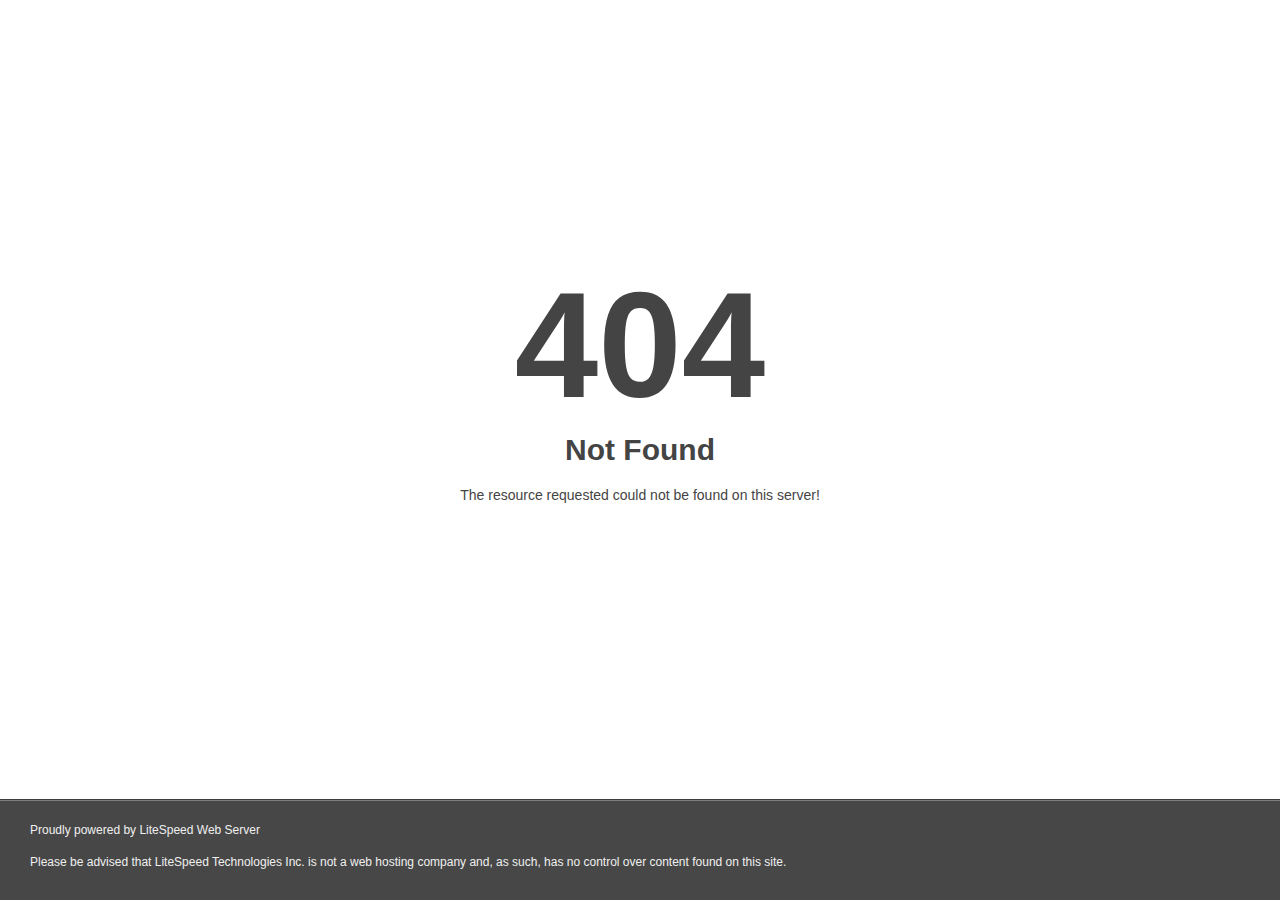
<file: sharkmediaservices/css/owl.video.play.html>
<!DOCTYPE html>
<html style="height:100%">
<head>
<meta name="viewport" content="width=device-width, initial-scale=1, shrink-to-fit=no" />
<title> 404 Not Found
</title><style>@media (prefers-color-scheme:dark){body{background-color:#000!important}}</style></head>
<body style="color: #444; margin:0;font: normal 14px/20px Arial, Helvetica, sans-serif; height:100%; background-color: #fff;">
<div style="height:auto; min-height:100%; ">     <div style="text-align: center; width:800px; margin-left: -400px; position:absolute; top: 30%; left:50%;">
        <h1 style="margin:0; font-size:150px; line-height:150px; font-weight:bold;">404</h1>
<h2 style="margin-top:20px;font-size: 30px;">Not Found
</h2>
<p>The resource requested could not be found on this server!</p>
</div></div><div style="color:#f0f0f0; font-size:12px;margin:auto;padding:0px 30px 0px 30px;position:relative;clear:both;height:100px;margin-top:-101px;background-color:#474747;border-top: 1px solid rgba(0,0,0,0.15);box-shadow: 0 1px 0 rgba(255, 255, 255, 0.3) inset;">
<br>Proudly powered by LiteSpeed Web Server<p>Please be advised that LiteSpeed Technologies Inc. is not a web hosting company and, as such, has no control over content found on this site.</p></div></body></html>
</file>
<file: Energy Freedom/CSS/index.css>
/* Common CSS Start */

* {
  box-sizing: border-box;
  margin: 0px;
  padding: 0px;
}

body {
  font-family: Verdana, Geneva, Tahoma, sans-serif;
  background-color: #f2f2f2 !important;
}
/* Header CSS Start */
header {
  z-index: 999;
}
nav {
  background-color: black;
  box-shadow: rgba(50, 50, 93, 0.25) 0px 13px 27px -5px,
    rgba(0, 0, 0, 0.3) 0px 8px 16px -8px;
}
.header {
  height: 5rem;
}
.logo {
  height: 5rem;
}
.main-offcanvas {
  background-color: transparent;
  opacity: 0.9;
  z-index: 999;
}
.canvas-bg-color {
  background-color: black;
  color: white;
  text-align: center;
  width: 25% !important;
}
.canvas-cross {
  background-color: white;
  color: black;
}
.nav-ul {
  list-style: none;
}
.nav-ul > li > a {
  text-decoration: none;
  color: white;
  font-size: 22px;
  position: relative;
  transition: color 0.3s ease;
}
.nav-ul > li > a::after {
  content: "";
  position: absolute;
  left: 0;
  bottom: -5px;
  width: 0;
  height: 2px;
  background-color: #a4a3a3;
  transition: width 0.4s ease;
}
.nav-ul > li > a:hover {
  color: #a4a3a3;
}
.nav-ul > li > a:hover::after {
  width: 100%;
}
.nav-ul > li {
  padding-bottom: 5%;
  padding-top: 5px;
}
.main-offcanvas > button {
  background-color: transparent;
  border: none;
  color: white;
  font-size: 30px;
}

/* Main CSS Start */

/* Hero-Section CSS Start */

.hero-section {
  height: 165vh;
}

.main-headline > p {
  font-size: 4.5rem;
  padding-top: 5rem;
}
.hero-img {
  height: 70vh;
  object-fit: cover;
  /* z-index: -999; */
}

.advantages-card {
  width: 20%;
  box-shadow: rgba(0, 0, 0, 0.35) 0px 5px 15px;
  height: 217px;
  text-align: center;
  padding: 30px;
  background-color: white;
}
.child-advantages-card {
  background-color: #c4b35d;
  width: 95px;
  height: 95px;
  border-radius: 50%;
  line-height: 90px;
}
.child-advantages-card > img {
  object-fit: contain;
}
.advantages-card > h5 {
  margin-top: 15px;
}
.child-advantages {
  top: 82%;
}
/* Clean Energy-Section CSS Start */
.clean-energy {
  height: 110vh;
  margin-top: 10%;
}
.clean-first {
  width: 40%;
  height: 60vh;
  padding: 50px;
  box-shadow: 0 1px 2px rgba(0, 0, 0, 0.07), 0 2px 4px rgba(0, 0, 0, 0.07),
    0 4px 8px rgba(0, 0, 0, 0.07), 0 8px 16px rgba(0, 0, 0, 0.07),
    0 16px 32px rgba(0, 0, 0, 0.07), 0 32px 64px rgba(0, 0, 0, 0.07);
  z-index: 1;
  background-color: white;
  top: 36vh;
}
.clean-first > h2 {
  font-size: 49px;
}
.clean-first > p {
  font-size: 18px;
}
.clean-btn {
  background-color: #c4b35d;
  width: 50%;
  height: 55px;
  border-radius: 30px;
  text-align: center;
  line-height: 55px;
}
.clean-btn:hover {
  background-color: #595125;
  transition: all 0.2s linear;
}
.clean-btn > a {
  color: white;
}
.clean-second {
  right: 0;
  z-index: -1;
  top: 10vh;
}
.clean-second > img {
  width: 90%;
  height: 80vh;
  object-fit: cover;
}
.clean-third {
  background-color: #c4b35d;
  width: 30%;
  position: absolute;
  right: 0;
  height: 100vh;
  z-index: -999;
}
/* ABC-Energy-Section CSS Start */
.abc-energy {
  height: 100vh;
}
.blog-card {
  width: 27%;
}
.blog-card > h1 {
  font-family: Impact, Haettenschweiler, "Arial Narrow Bold", sans-serif !important;
  font-size: 48px;
}
.blog-card > p {
  color: grey;
  font-size: 15px;
}
.blog-card > a {
  color: black;
  text-underline-offset: 4px;
}
.blog-card > a:hover {
  color: #c4b35d;
  transition: all 0.2s linear;
}

/* Residential-Section CSS Start */

.residential {
  background: url("../Images/Nature.jpg") no-repeat center center/cover;
  width: 100%;
  height: 100vh;
  position: relative;
  z-index: -11;
  border-image: fill 0 linear-gradient(rgba(0, 0, 0, 0.603), #0000008b);
  overflow: hidden;
}
.residential::before {
  content: "";
  background-color: #c4b35d !important;
  border-image: fill 0 linear-gradient(rgba(0, 0, 0, 0.093), #0000008b);
  z-index: 999;
  position: absolute;
  width: 50%;
  height: 100vh;
  left: 50%;
  z-index: -1;
  animation: slideIn 2s ease;
}
@keyframes slideIn {
  from {
    left: 100%;
  }
  to {
    left: 50%;
  }
}

.benifit-div {
  width: 30%;
}
.residential-h2 > h2 {
  font-size: 60px !important;
}

/* Solar Panel Section CSS Start  */

.solar-panel {
  height: 150vh;
}
.solar-panel-img > img {
  height: 100vh;
  object-fit: cover;
}
.about-solar-panel {
  width: 40%;
  text-align: center;
  background-color: #c4b35d;
  top: 75vh;
}
.solar-panel-btn {
  background-color: white;
  width: 40%;
}
.about-solar-panel > h2 {
  font-size: 50px;
}
.about-solar-panel > p {
  font-size: 18px;
}
.solar-panel-btn > a {
  color: #c4b35d;
}
.solar-panel-btn:hover {
  background-color: #595125;
}

/* About Us Section CSS Start  */

.about-us {
  height: 110vh;
}
.about-content {
  width: 55%;
}
.child-about {
  width: 30%;
}
.about-content > p {
  line-height: 30px;
  font-weight: 600;
  font-size: 18px;
  height: 25vh;
}
.child-about > h2 {
  font-size: 55px;
  color: #c4b35d;
  font-weight: bold;
}
.about-contect-2 {
  width: 40%;
  height: 100vh;
  background-color: #c4b35d;
}

/* Team Section CSS Start */

.team {
  height: 200vh;
}
.parent-card {
  background-color: #c4b35d;
  padding-top: 5%;
  height: 120vh;
}
.team-card {
  bottom: -51%;
}
.team-contect > h2 {
  font-size: 60px;
  height: 30vh;
}
.team-btn {
  width: 20%;
  background-color: white;
  letter-spacing: 5px;
  font-size: 18px;
}
.team-btn:hover {
  background-color: #595125;
}
.team-btn > a {
  height: 55px;
  line-height: 55px;
  color: #c4b35d;
}
.team-contect > p {
  font-size: 60px;
  height: 50vh;
}
.card-1 {
  width: 25%;
  background-color: white;
  height: 80vh;
}
.card-1 > img {
  width: 240px;
  height: 240px;
}
.team-icon {
  width: 30px;
}
.card-1 > h5 {
  color: #c4b35d;
}
.card-1 > p {
  color: #a4a3a3;
}

/* About Us Section CSS Start */

.contactus {
  top: 80vh;
}
.contactus-1 {
  width: 50%;
}
.about-img {
  width: 100%;
  height: 100vh;
  object-fit: cover;
}
.contactus-2 > h2 {
  font-size: 60px;
}
.contactus-2 {
  width: 50%;
}
.form-btn {
  background-color: #c4b35d;
  width: 100%;
  height: 56px;
  line-height: 56px;
}
.form-btn:hover {
  background-color: #595125;
}
.sub-btn {
  color: #f2f2f2 !important;
  letter-spacing: 5px;
  font-size: 18px;
}

/* footer CSS Start */

.footer {
  height: 20vh;
  background-color: #333333;
}
.ftr-spn {
  color: #f2f2f2;
  font-family: "Courier New", Courier, monospace;
  font-size: 25px;
}
.ftr-p2 {
  color: #a4a3a3;
}

.heart {
  font-size: 25px;
  display: inline-block;
  animation: flip 2s infinite ease-in-out;
}

@keyframes flip {
  0% {
    transform: rotateY(0deg);
  }
  50% {
    transform: rotateY(180deg);
  }
  100% {
    transform: rotateY(0deg);
  }
}
</file>
<file: Energy Freedom/CSS/MediaQuery.css>
@media screen and (min-width: 1025px) {
  .nav-ul > li > a {
    font-size: 24px;
  }
  .main-headline > p {
    font-size: 5rem;
  }
  .hero-img {
    height: 90vh;
    width: 80%;
  }
  .hero-section {
    height: 160vh;
  }
}

@media only screen and (max-width: 1024px) and (min-width: 769px) {
  .nav-ul > li > a {
    font-size: 22px;
  }
  .clean-first {
    padding: 30px;
  }
  .clean-first > h2 {
    font-size: 45px;
  }
  .hero-section {
    height: 150vh;
  }
}

@media only screen and (max-width: 768px) and (min-width: 426px) {
  .canvas-bg-color {
    width: 35% !important;
  }
  .nav-ul > li > a {
    font-size: 20px;
  }
  .main-headline > p {
    font-size: 4rem;
  }
  .hero-section {
    height: 145vh;
  }
  .hero-img {
    width: 100%;
  }
  .advantages-card {
    padding: 20px;
    width: 22%;
    height: auto;
  }
  .advantages-card > h5 {
    font-size: 1.13rem;
  }
  .child-advantages {
    justify-content: space-between !important;
  }
  .clean-first {
    padding: 25px;
    width: 50%;
    top: 60vh;
  }
  .clean-first > h2 {
    font-size: 40px;
  }
  .clean-energy {
    /* margin-top: 6%; */
    height: 130vh;
  }

  .blog-card {
    width: 45%;
  }
  .enengy-parent-card {
    flex-wrap: wrap;
  }
  .blog-card-3 {
    padding-top: 3%;
    margin: auto;
  }

  .abc-energy {
    height: 120vh;
  }
  .benifit-div {
    width: 45%;
  }
  .parent-benifit {
    flex-wrap: wrap;
  }
  .residential {
    height: 135vh;
  }
  .benifit-div-3 {
    margin: auto;
    padding-top: 5%;
  }
  .residential::before {
    height: 135vh;
  }
  .residential-h2 {
    padding-bottom: 40px !important;
    padding-top: 15px !important;
  }
}

@media only screen and (max-width: 426px) and (min-width: 375px) {
  .canvas-bg-color {
    width: 45% !important;
  }
  .nav-ul > li > a {
    font-size: 20px;
  }
  .main-headline > p {
    font-size: 3.5rem;
  }
  .hero-img {
    width: 100%;
    height: 50vh;
  }

  .advantages-card {
    padding: 20px;
    width: 48%;
    height: auto;
    margin-inline: 0px !important;
  }
  .advantages-card > h5 {
    font-size: 1.13rem;
  }
  .child-advantages {
    justify-content: space-between !important;
    flex-wrap: wrap !important;
    gap: 16px;
  }
  .hero-section {
    height: 190vh;
  }
  .clean-first {
    padding: 25px;
    width: 100%;
    top: 60vh;
    right: 0;
    text-align: center;
  }
  .clean-energy {
    margin-top: 15%;
  }
  .clean-third {
    width: 50%;
    right: 0;
  }
  .clean-second > img {
    height: 100vh !important;
    width: 90%;
  }
  .clean-second {
    top: 8vh;
  }

  .clean-energy {
    height: 130vh;
  }
  .blog-card {
    width: 100%;
  }
  .blog-card > p {
    padding-bottom: 0px !important;
  }
  .enengy-parent-card {
    flex-wrap: wrap;
  }
  .blog-card-3 {
    padding-top: 10%;
    margin: auto;
  }
  .blog-card-2 {
    padding-top: 10%;
    margin: auto;
  }

  .abc-energy {
    height: 155vh;
  }
  .benifit-div {
    width: 100%;
    text-align: center;
  }
  .parent-benifit {
    flex-wrap: wrap;
    padding-top: 0px !important;
  }
  .residential {
    height: 180vh;
  }
  .benifit-div-3 {
    margin: auto;
    padding-top: 5%;
  }
  .benifit-div-2 {
    margin: auto;
    padding-top: 5%;
  }
  .residential::before {
    height: 180vh;
  }
  .residential-h2 {
    padding-bottom: 40px !important;
    padding-top: 15px !important;
  }
  .residential-h2 > h2 {
    font-size: 50px !important;
  }
}

@media only screen and (max-width: 376px) and (min-width: 320px) {
  .canvas-bg-color {
    width: 50% !important;
  }
  .nav-ul > li > a {
    font-size: 20px;
  }
  .main-headline > p {
    font-size: 3rem;
  }
  .hero-img {
    width: 100%;
    height: 40vh;
  }
  .advantages-card {
    padding: 20px;
    width: 100%;
    height: auto;
    margin-inline: 0px !important;
  }
  .advantages-card > h5 {
    font-size: 1.3rem;
  }
  .child-advantages {
    justify-content: space-between !important;
    flex-wrap: wrap !important;
    gap: 16px;
  }
  .hero-section {
    height: 257vh;
  }

  .clean-first {
    padding: 25px;
    width: 100%;
    top: 60vh;
    right: 0;
    text-align: center;
  }
  /* .clean-energy {
    margin-top: 10%;
  } */
  .clean-third {
    width: 50%;
    right: 0;
  }
  .clean-second > img {
    width: 94%;
  }
  .clean-first > h2 {
    font-size: 40px;
  }
  .clean-second {
    top: 5vh;
  }

  .clean-energy {
    height: 135vh;
  }
  .blog-card {
    width: 100%;
  }
  .blog-card > p {
    padding-bottom: 0px !important;
  }
  .enengy-parent-card {
    flex-wrap: wrap;
  }
  .blog-card-3 {
    padding-top: 10%;
    margin: auto;
  }
  .blog-card-2 {
    padding-top: 10%;
    margin: auto;
  }

  .abc-energy {
    height: 155vh;
  }
  .benifit-div {
    width: 100%;
    text-align: center;
  }
  .parent-benifit {
    flex-wrap: wrap;
    padding-top: 0px !important;
  }
  .residential {
    height: 167vh;
  }
  .benifit-div-3 {
    margin: auto;
    padding-top: 5%;
  }
  .benifit-div-2 {
    margin: auto;
    padding-top: 5%;
  }
  .residential::before {
    height: 167vh;
  }
  .residential-h2 {
    padding-bottom: 30px !important;
    padding-top: 15px !important;
  }
  .residential-h2 > h2 {
    font-size: 40px !important;
  }
}

@media screen and (max-width: 319px) {
  .canvas-bg-color {
    width: 55% !important;
  }
  .nav-ul > li > a {
    font-size: 18px;
  }
  .main-headline > p {
    font-size: 2.5rem;
  }
  .hero-img {
    width: 100%;
    height: 40vh;
  }
  .advantages-card {
    padding: 20px;
    width: 100%;
    height: auto;
    margin-inline: 0px !important;
  }
  .advantages-card > h5 {
    font-size: 1.25rem;
  }
  .child-advantages {
    justify-content: space-between !important;
    flex-wrap: wrap !important;
    gap: 16px;
  }

  .clean-energy {
    height: 150vh;
  }
  .blog-card {
    width: 100%;
  }
  .blog-card > p {
    padding-bottom: 0px !important;
  }
  .enengy-parent-card {
    flex-wrap: wrap;
  }
  .blog-card-3 {
    padding-top: 10%;
    margin: auto;
  }
  .blog-card-2 {
    padding-top: 10%;
    margin: auto;
  }
}

/* Media Queries for Responsive Design */

/* For tablets and smaller screens (max-width: 768px) */
@media (max-width: 768px) {
  .about-solar-panel {
    width: 90%; /* Increase width for smaller screens */
    padding: 15px;
    top: 60%; /* Adjust vertical positioning */
  }

  .about-solar-panel h2 {
    font-size: 1.8rem; /* Smaller heading size */
  }

  .about-solar-panel p {
    font-size: 1rem; /* Adjust paragraph font size */
    padding-top: 1rem;
  }

  .solar-panel-btn {
    margin-top: 3rem;
    padding: 10px 20px; /* Reduce padding for buttons */
    font-size: 0.9rem; /* Adjust button text size */
  }
}

/* For mobile phones (max-width: 480px) */
@media (max-width: 480px) {
  .about-solar-panel {
    width: 100% !important;
    top: 65%; /* Further adjustment for mobile */
    padding: 10px;
  }

  .about-solar-panel h2 {
    font-size: 1.5rem; /* Smaller font size */
  }

  .about-solar-panel p {
    font-size: 0.9rem;
  }

  .solar-panel-btn {
    padding: 8px 15px; /* Smaller button */
    font-size: 0.85rem; /* Smaller button text */
  }
  .solar-panel-btn {
    width: 100%;
  }
}
</file>
<file: GFuture/css-file/index.css>
/* Common CSS */

* {
  box-sizing: border-box;
  margin: 0;
  padding: 0;
}

/* Header CSS */

.navbar {
  background-color: #000000 !important;
}

.logo {
  width: 160px;
  height: 40px;
}
.help {
  color: #fff;
  font-size: 24px;
  font-weight: 400;
  margin: 4px 0 0 0.8rem;
  letter-spacing: -0.5px;
  border-left: 2px solid #fff;
  transition: all 0.3s;
  text-decoration: none;
  padding-left: 12px;
}
.request-btn{
    width: 230px;
    height: 49px;
    background-color: #191a1b !important;
    border: 1px solid #fff !important;
    font-size: 24px ;
}
.signin-btn{
    width: 139px;
    height: 49px;
    margin-left: 1rem;
    font-size: 24px ;
    background: #4C5FD5;
    border-color: #4C5FD5;
    color: #fff;
}
.signin-btn:hover{
    background-color: #fff;
    color: #000000;
}

/* Main CSS Start */
.hero-section{
    background-color: #DADBF1;
    color: #fff;
    padding: 9% 30px 115px 30px;
}
.main-h1{
    font-family: 'GT America Standard', sans-serif;
    color: #000000;
    font-size: 80px;
    /* letter-spacing: -4px; */
    line-height: 76px;
    font-weight: 400;
    margin: 0 0 1rem;
    text-align: center;
}
.hero-form{
    padding: 1rem 1rem;
    width: 60%;
    box-shadow: 0 9px 14px 0 rgba(0, 0, 0, 0.1);
    border-radius: 4px;
    padding: 16px;
    margin-top: 2%;
}
.hero-form:hover{
    border-color: #4C5FD5;
}
.hero-form::placeholder{
    font-size: 20px;
}


/* About CSS Start */
.about{
    height: auto !important;
}
.about-img{
    width: 88px;
    height: 88px;
    margin-right: 30px;
    margin-top: 50px;
    object-fit: contain; 
}
.about-content>h5{
    font-size: 24px !important;
    font-weight: 700;
    margin-top: 48px;
}
.about-content>p{
    font-size: 24px !important;
    line-height: 32px;
    font-weight: 400;
}
.about-grid{
    width: 40% !important;
}
.about-card{
    width: 47% !important;
    height:40vh;
}

.about-content>a{
    text-decoration: none;
    font-size: 20px;
    line-height: 28px;
    color: #4C5FD5;
    font-weight:400;
}
.about-content>a:hover{
    text-decoration: underline;
    
}

/* footer */
.footer{
    background-color: #000000;
    /* height: 60vh; */
    height: auto;
}
.footer-content{
    width: 20%;
}
.footer-content>h5{
    color: #fff;
    margin-top: 50px;
    font-size: 24px;
    line-height: 28px;
    font-weight: bold;
}
.footer-content>p{
    margin: 0px;
    font-size: 17px;
    line-height: 24px;
    padding-block: 3px;
}
.footer-content>p>a{
    color: #fff;
    text-decoration: none;
}

.footer-content>p>a:hover{
    text-decoration: underline;
}
.footer-img{
    width: 138px;
    height: 35px;
}
.ftr-img-content{
    color: #fff;
    font-size: 20px;
    line-height: 28px;
    padding-top: 20px;
}
.ftr-info{
    width: 100%;
    justify-content: end;
    display: grid;
}
.ftr-info>p{
    margin: 0px
}
.ftr-btn{
    width: 110px;
    height: 45px;
    border-radius: 50px;
    position: fixed;
    z-index: 999;
    bottom: 0;
    right: 2%;
    bottom: 2%;
    background-color: #4c5fd5 !important;
}
</file>
<file: GFuture/css-file/MediaQuery.css>
@media screen and (max-width: 769px) {
  .main-h1 {
    font-size: 50px;
  }
  .hero-form {
    width: 80%;
  }
}
@media screen and (max-width: 1025px) {
  .about-card {
    height: auto;
  }
}

@media screen and (max-width: 769px) {
  .about-content > h5 {
    font-size: 19px !important;
  }
  .about-content > p {
    font-size: 19px !important;
    padding-block: 10px !important;
    margin: 0px !important;
  }
  .about-card {
    width: 50% !important;
  }
}

@media screen and (max-width: 426px) {
  .about-card {
    width: 100% !important;
  }
}

@media screen and (max-width: 321px) {
  .about-content > h5 {
    font-size: 18px !important;
  }
  .about-content > p {
    font-size: 17px !important;
    padding-block: 10px !important;
    margin: 0px !important;
  }
}

@media screen and (max-width: 1025px) {
  .footer-img {
    margin-top: 10%;
  }
}
@media screen and (max-width: 769px) {
  .footer-content {
    width: 23%;
  }
  .ftr-info {
    justify-content: center;
  }
}

@media screen and (max-width: 426px) {
  .footer-content {
    width: 48%;
  }
}

@media screen and (max-width: 376px) {
  .footer {
    padding: 25px !important;
  }
}

@media screen and (max-width: 321px) {
  .footer {
    padding: 15px !important;
  }
  .footer-content {
    width: 50%;
  }
}
@media screen and (max-width: 1025px) {
  .request-btn,
  .signin-btn {
    width: auto;
    height: 35px;
    font-size: 18px;
    padding-inline: 20px;
  }
}

@media screen and (max-width: 376px) {
  .help {
    font-size: 18px;
  }
}

@media screen and (max-width: 321px) {
  .logo {
    width: 115px;
  }
}
</file>
